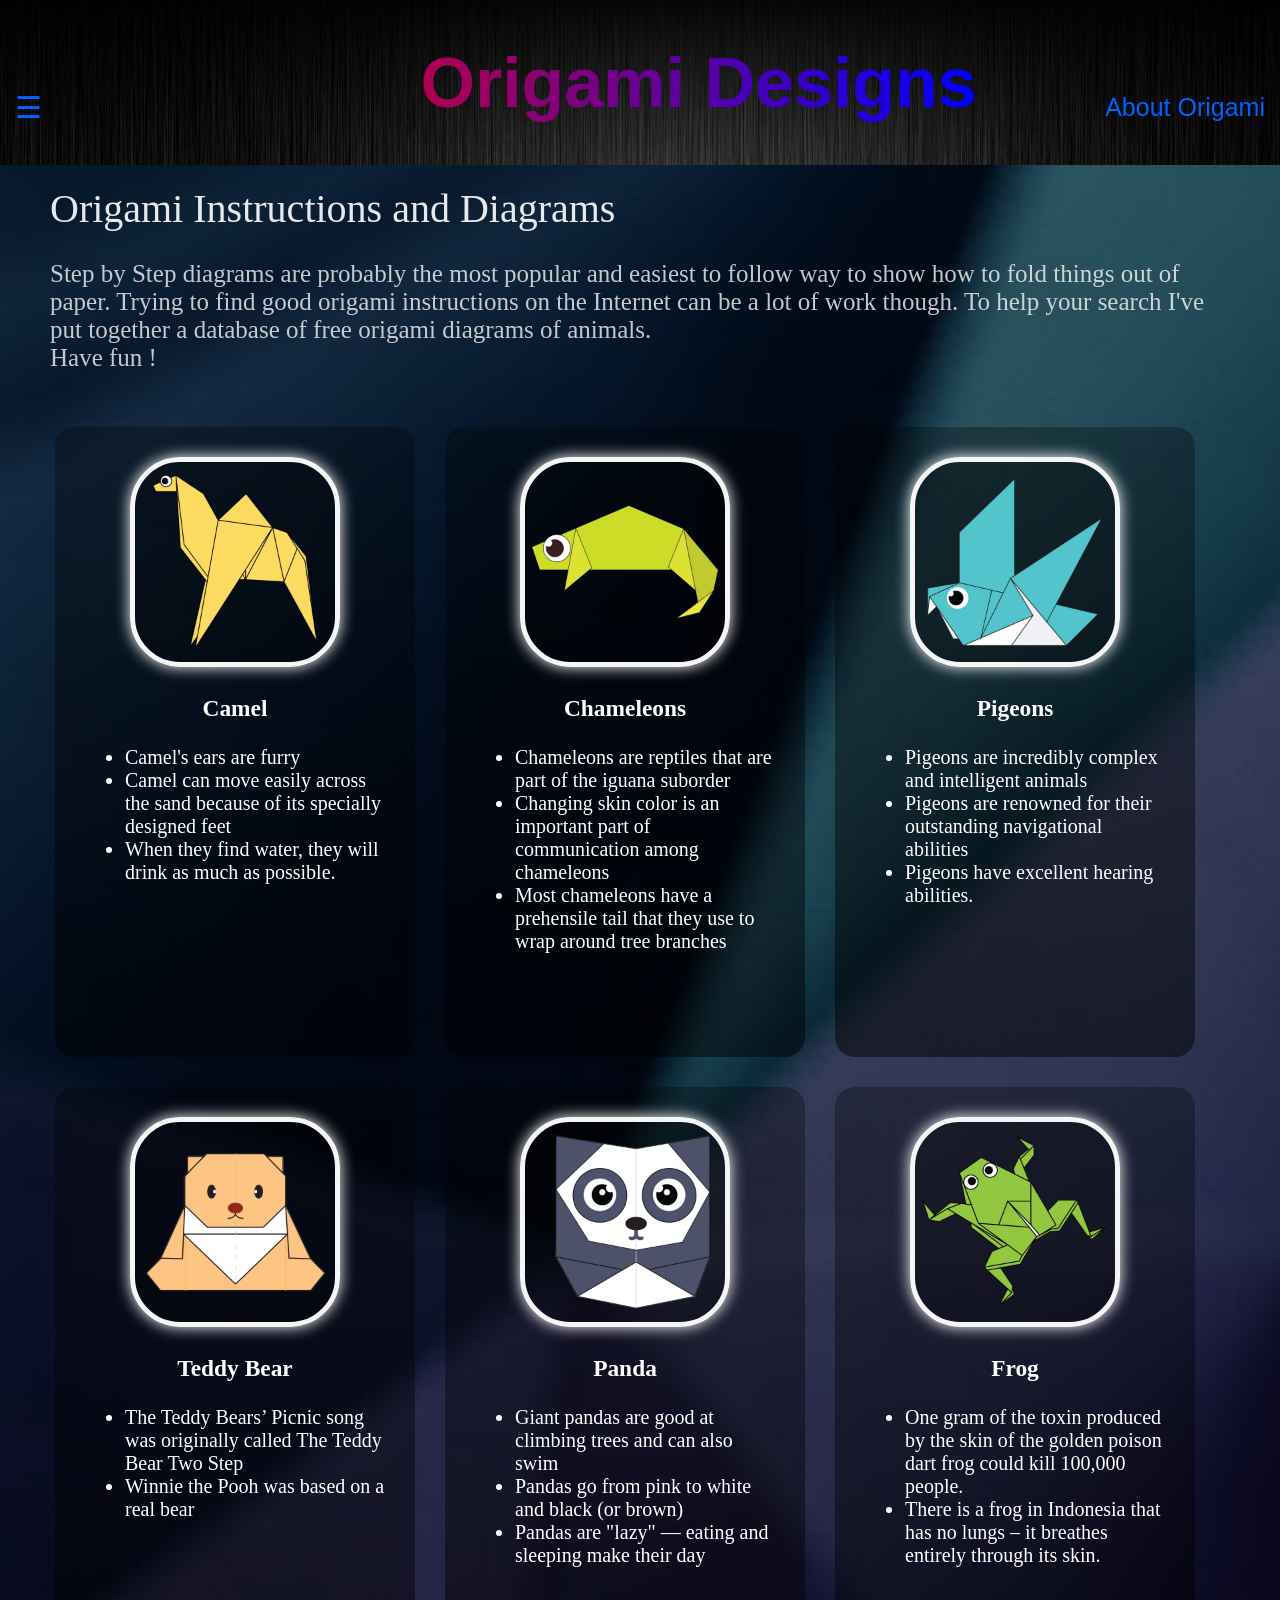
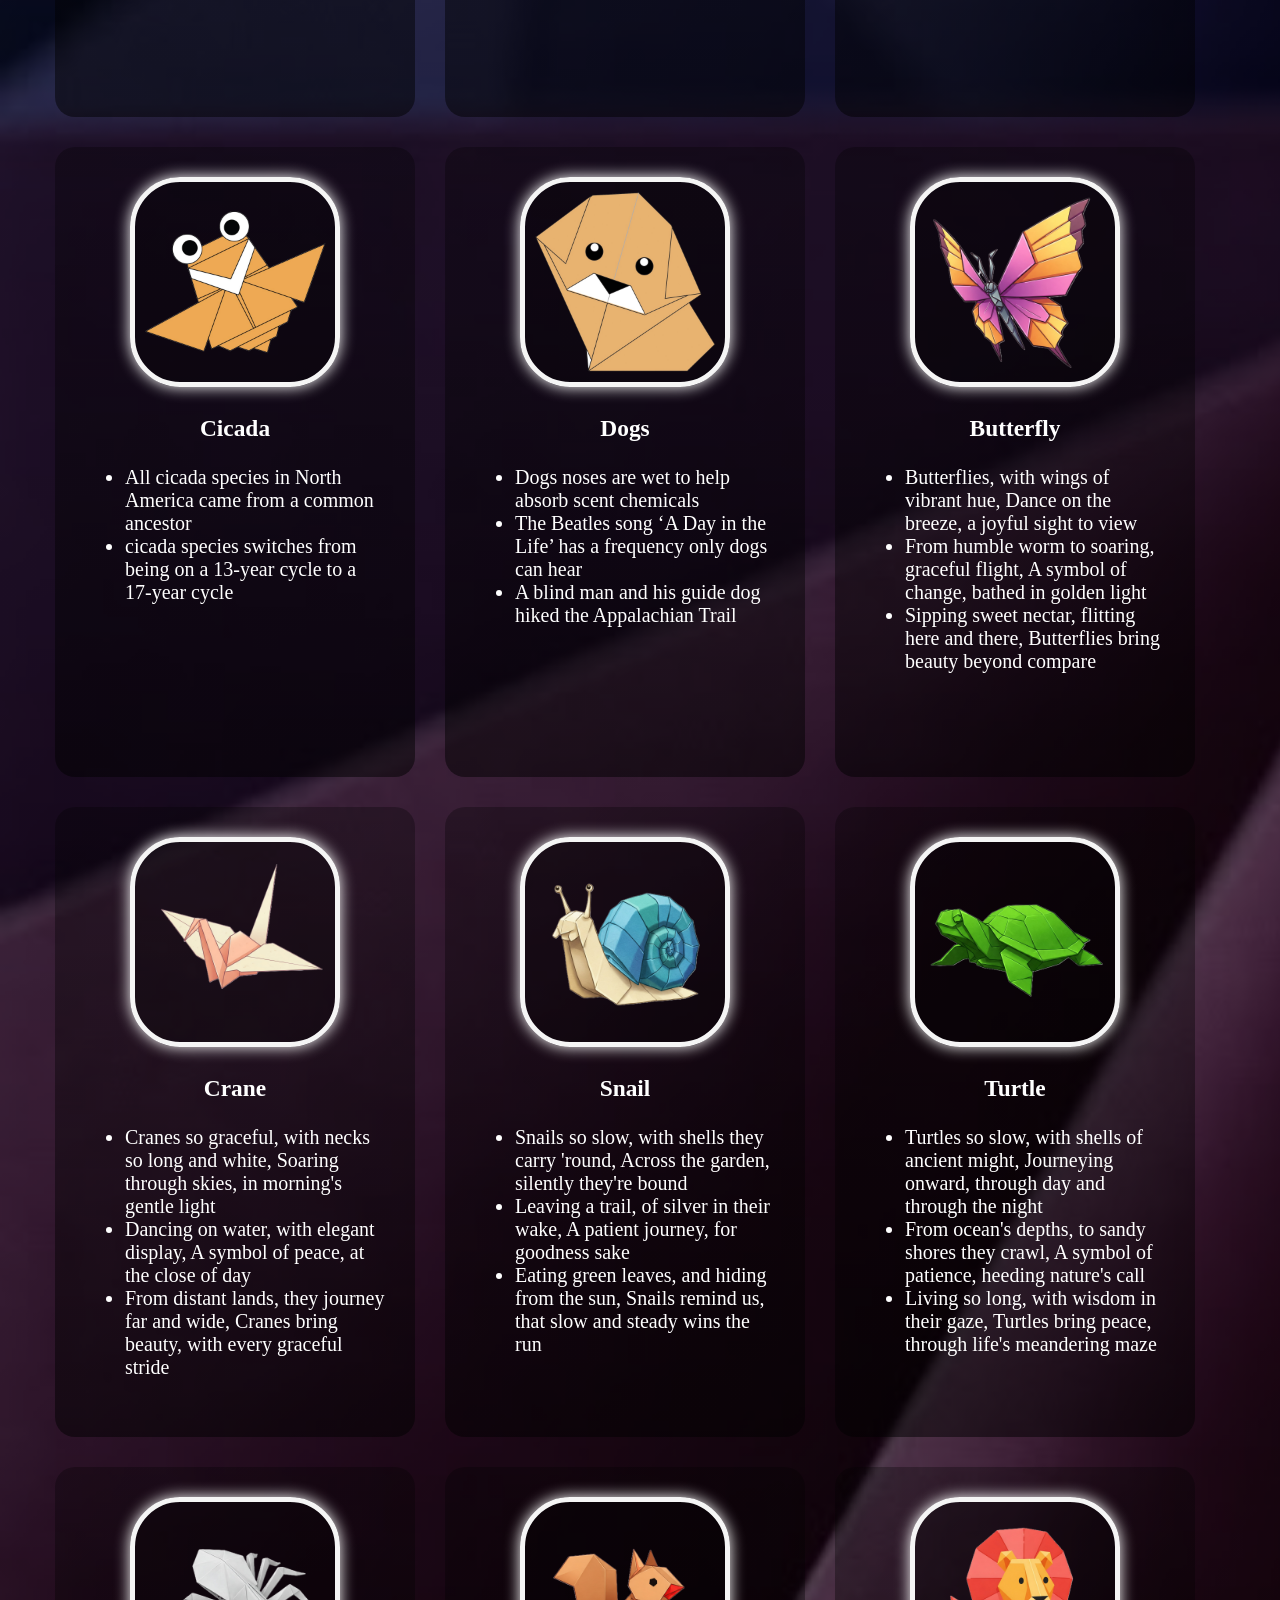
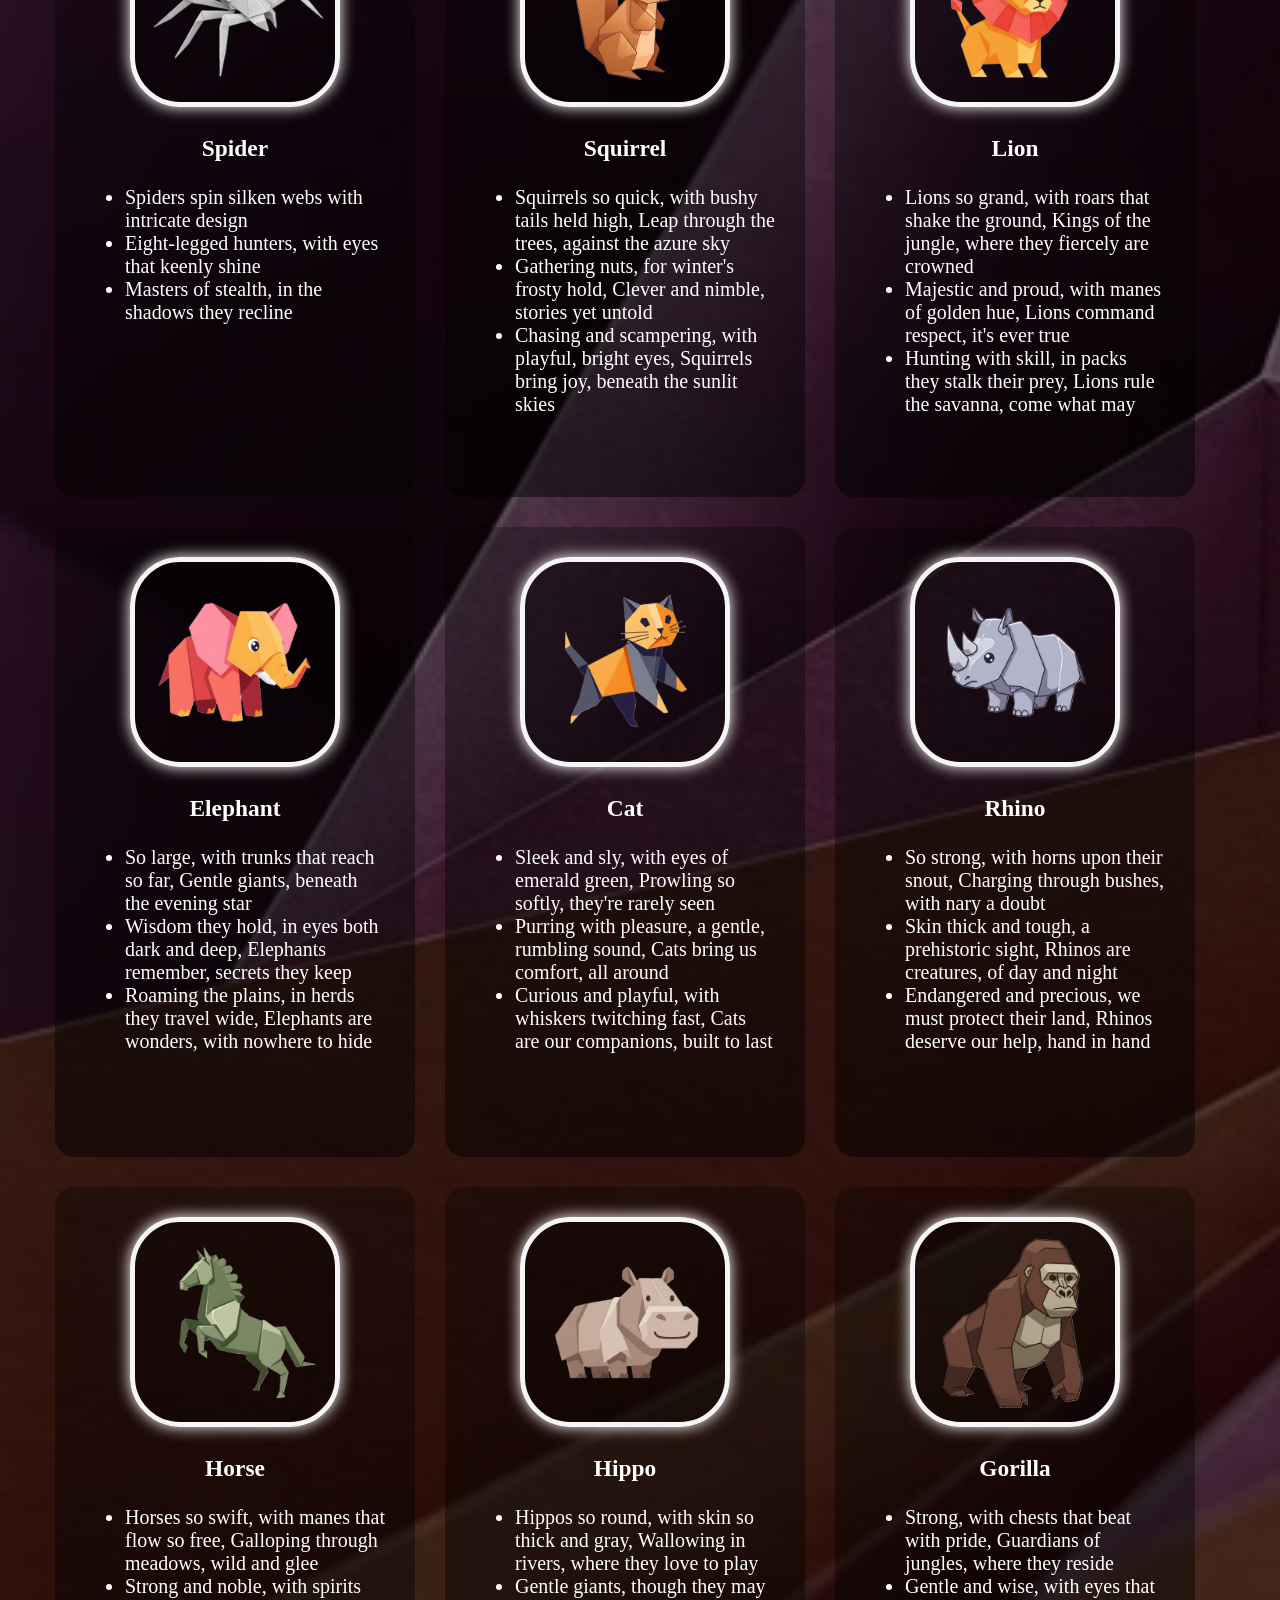
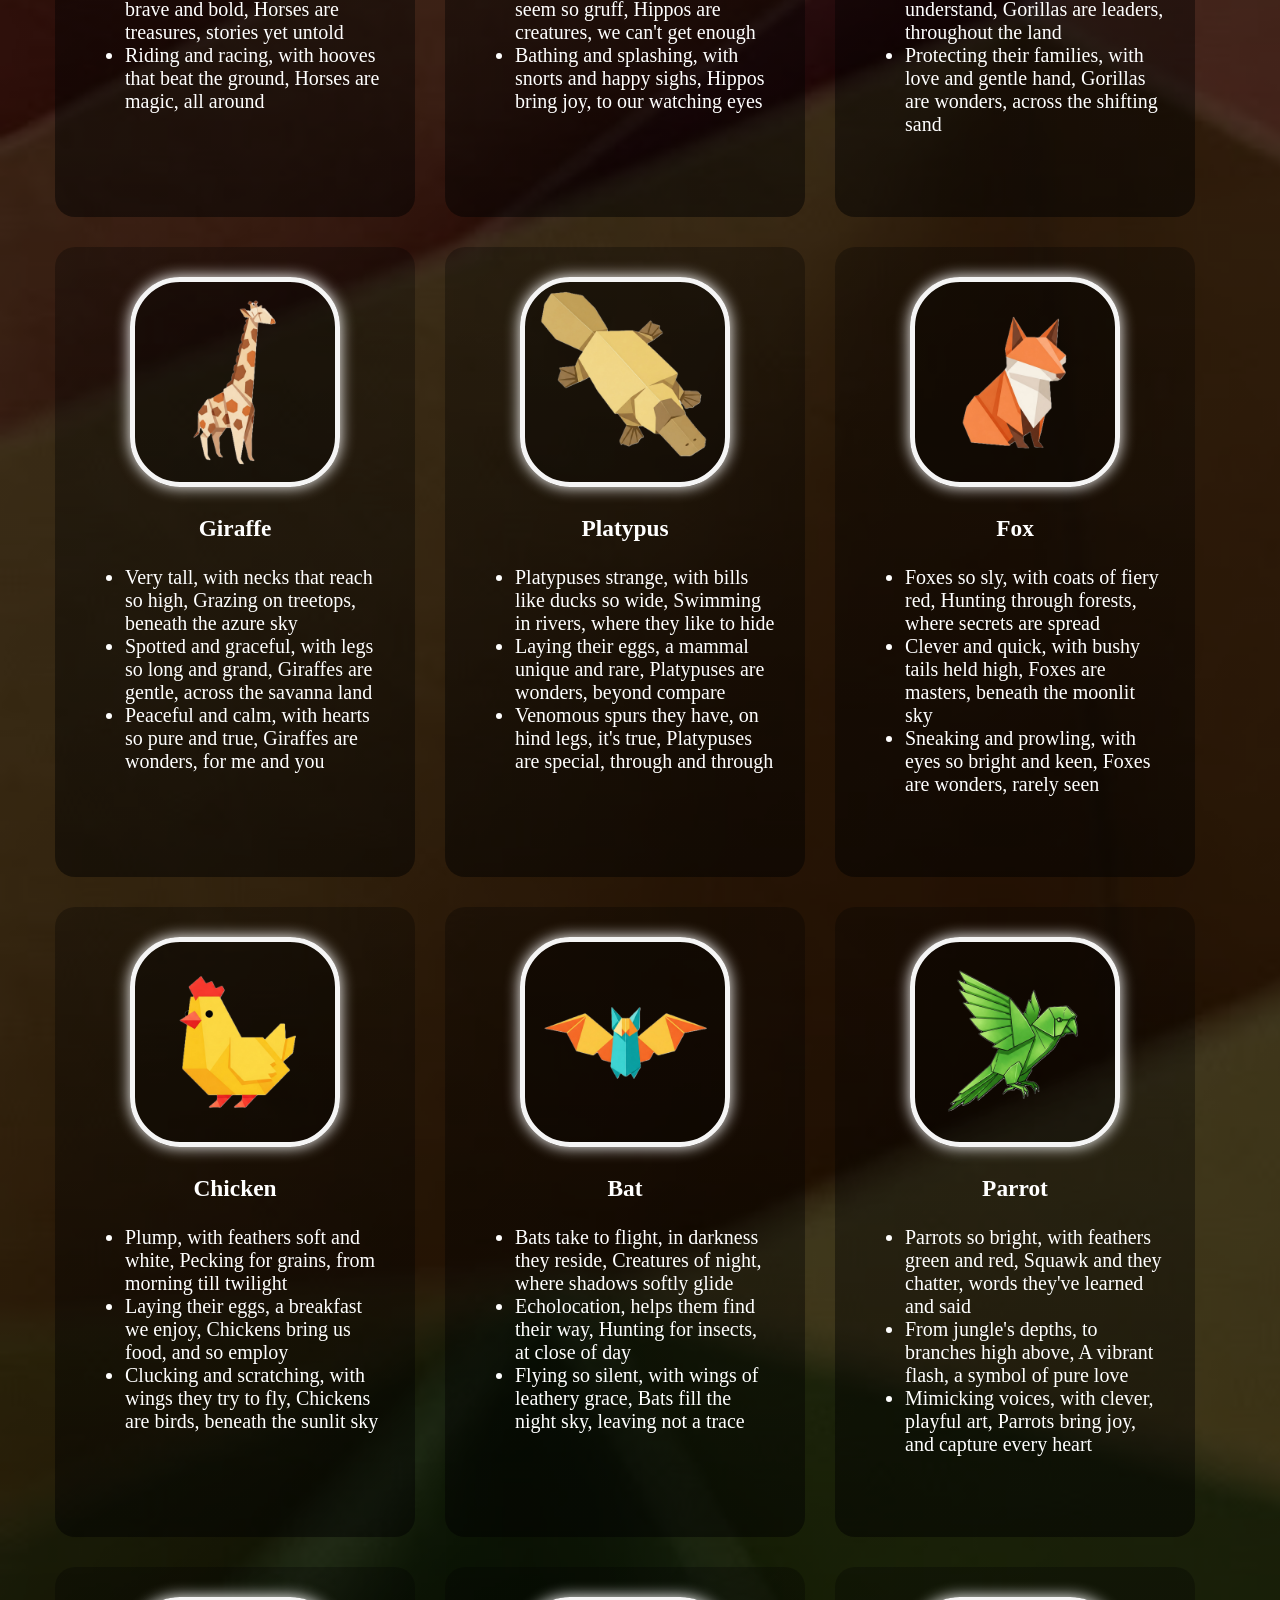
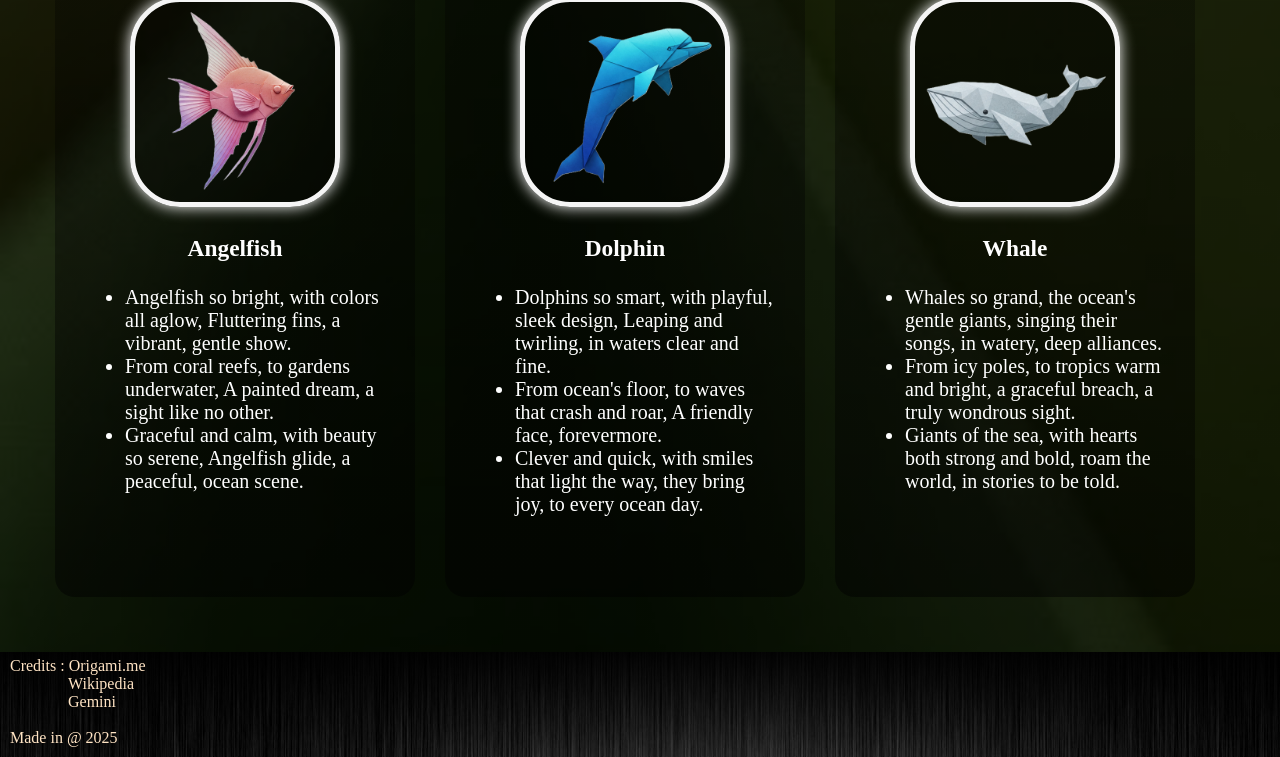
<file: index.html>
<!DOCTYPE html>
<!DOCTYPE html>
<html lang="en">
<head>
    
    <title>Origami Designs</title>
    <link rel="stylesheet" type="text/css" href="styles.css">
</head>
<body>
<div class="header">
    <div class="menu">
        <p>
            <!-- <a href="#">☰</a> -->
            <a href="javascript:void(0);" class="open-btn">☰</a>
        </p>
    <!-- Sidebar (Search Panel) -->
    <div class="sidebar">
        <button class="close-btn">Back</button>
        <input type="text" id="search-box" placeholder="Search for the animal" oninput="searchContent()">
        <ul id="search-results-list"></ul>
    </div>
    <script src="script.js"></script>
        <div class="gradient-text">Origami Designs</div>
        <p>
          <a href="https://en.wikipedia.org/wiki/Origami">About Origami</a>
        </p>
      </div>      
</div>
<div class ="bodyimg">
    <p class="p1">
      Origami Instructions and Diagrams
    </p>
    <p class="p2">
        <br>
    Step by Step diagrams are probably the most popular and easiest to follow way to show how to fold things out of paper. 
    Trying to find good origami instructions on the Internet can be a lot of work though. To help your search I've put
    together a database of free origami diagrams of animals.
    <br>
    Have fun !
    </p>
</div>
<div class ="grid">
    <div class ="origami">
        <center>
        <a href ="https://origami.me/camel/"><img src="camel.png" width="200px" height="200px"></a>
        <h3 tabindex="0"> Camel </h3>
        </center>
        <p>
            <ul>
                <li>Camel's ears are furry</li>
                <li>Camel can move easily across the sand because of its specially designed feet</li>
                <li>When they find water, they will drink as much as possible.</li>            
            </ul>
        </p>
        </div>
    <div class="origami">
        <center>
        <a href="https://origami.me/chameleon/"><img src="chameleon.png" width="200px" height="200px"></a>
        <h3 tabindex="0"> Chameleons </h3>
        </center>
        <p> 
            <ul>
                <li>Chameleons are reptiles that are part of the iguana suborder</li>
                <li>Changing skin color is an important part of communication among chameleons</li>
                <li>Most chameleons have a prehensile tail that they use to wrap around tree branches</li>
            </ul>
        </p>
        </div>
    <div class="origami">
        <center>
        <a href="https://origami.me/pigeon/"><img src="pigeon.png" width="200px" height="200px"></a>
        <h3 tabindex="0"> Pigeons </h3>
        </center>
        <p>
        <ul>
            <li>Pigeons are incredibly complex and intelligent animals</li>
            <li>Pigeons are renowned for their outstanding navigational abilities</li>
            <li>Pigeons have excellent hearing abilities.</li>
        </ul>
        </p>
        </div>
    <div class="origami">
        <center>
        <a href="https://origami.me/teddy-bear/"><img src="teddy.png" width="200px" height="200px"></a>
        <h3 tabindex="0"> Teddy Bear </h3>
        </center>
        <p>
        <ul>
            <li>The Teddy Bears’ Picnic song was originally called The Teddy Bear Two Step</li>
            <li>Winnie the Pooh was based on a real bear</li>
        </ul>
        </p>
        </div>

    
    <div class="origami">
        <center>
            <a href="https://origami.me/panda/"><img src="panda.png" width="200px" height="200px"></a>
            <h3 tabindex="0"> Panda </h3>
        </center>
        <p>
        <ul>
            <li>Giant pandas are good at climbing trees and can also swim</li>
            <li>Pandas go from pink to white and black (or brown)</li>
            <li>Pandas are "lazy" — eating and sleeping make their day</li>
        </ul>
        </p>
    </div>
    <div class="origami">
        <center>
            <a href ="https://origami.me/traditional-frog/"><img src="frog.png" width="200px" height="200px"></a>
            <h3 tabindex="0"> Frog </h3>
        </center>
        <p>
        <ul>
            <li>One gram of the toxin produced by the skin of the golden poison dart frog could kill 100,000 people.</li>
            <li>There is a frog in Indonesia that has no lungs – it breathes entirely through its skin.</li>
    
        </ul>
        </p>
    </div>
    <div class="origami">
        <center>
            <a href="https://origami.me/flying-cicada/"><img src="cicada.png" width="200px" height="200px"></a>
            <h3 tabindex="0"> Cicada </h3>
        </center>
        <p>
        <ul>
            <li>All cicada species in North America came from a common ancestor</li>
            <li>cicada species switches from being on a 13-year cycle to a 17-year cycle</li>
        </ul>
        </p>
    </div>
    <div class="origami">
        <center>
           <a href="https://origami.me/puppy/"><img src="dog.png" width="200px" height="200px"></a>
            <h3 tabindex="0"> Dogs </h3>
        </center>
        <p>
        <ul>
            <li>Dogs noses are wet to help absorb scent chemicals</li>
            <li>The Beatles song ‘A Day in the Life’ has a frequency only dogs can hear</li>
            <li>A blind man and his guide dog hiked the Appalachian Trail</li>
        </ul>
        </p>
    </div>
    <div class="origami">
        <center>
           <a href="https://origami.me/butterfly/"><img src="butterfly.png" width="200px" height="200px"></a>
            <h3 tabindex="0"> Butterfly </h3>
        </center>
        <p>
        <ul>
            <li>Butterflies, with wings of vibrant hue, Dance on the breeze, a joyful sight to view</li>
            <li>From humble worm to soaring, graceful flight, A symbol of change, bathed in golden light</li>
            <li>Sipping sweet nectar, flitting here and there, Butterflies bring beauty beyond compare</li>
        </ul>
        </p>
    </div>
    <div class="origami">
        <center>
           <a href="https://origami.me/crane/"><img src="crane.png" width="200px" height="200px"></a>
            <h3 tabindex="0"> Crane </h3>
        </center>
        <p>
        <ul>
            <li>Cranes so graceful, with necks so long and white,  Soaring through skies, in morning's gentle light</li>
            <li>Dancing on water, with elegant display, A symbol of peace, at the close of day</li>
            <li>From distant lands, they journey far and wide, Cranes bring beauty, with every graceful stride</li>
        </ul>
        </p>
    </div>
    <div class="origami">
        <center>
           <a href="https://origami.me/snail/"><img src="snail.png" width="200px" height="200px"></a>
            <h3 tabindex="0"> Snail </h3>
        </center>
        <p>
        <ul>
            <li>Snails so slow, with shells they carry 'round,  Across the garden, silently they're bound</li>
            <li>Leaving a trail, of silver in their wake,  A patient journey, for goodness sake</li>
            <li>Eating green leaves, and hiding from the sun, Snails remind us, that slow and steady wins the run</li>
        </ul>
        </p>
    </div>
    <div class="origami">
        <center>
           <a href="https://origami.me/turtle/"><img src="turtle.png" width="200px" height="200px"></a>
            <h3 tabindex="0"> Turtle </h3>
        </center>
        <p>
        <ul>
            <li>Turtles so slow, with shells of ancient might,  Journeying onward, through day and through the night</li>
            <li>From ocean's depths, to sandy shores they crawl,  A symbol of patience, heeding nature's call</li>
            <li>Living so long, with wisdom in their gaze, Turtles bring peace, through life's meandering maze</li>
        </ul>
        </p>
    </div>
    <div class="origami">
        <center>
           <a href="https://origami.me/spider/"><img src="spider.png" width="200px" height="200px"></a>
            <h3 tabindex="0"> Spider </h3>
        </center>
        <p>
        <ul>
            <li>Spiders spin silken webs with intricate design</li>
            <li>Eight-legged hunters, with eyes that keenly shine</li>
            <li>Masters of stealth, in the shadows they recline</li>
        </ul>
        </p>
    </div>
    <div class="origami">
        <center>
           <a href="https://origami.me/squirrel/"><img src="squirrel.png" width="200px" height="200px"></a>
            <h3 tabindex="0"> Squirrel </h3>
        </center>
        <p>
        <ul>
            <li>Squirrels so quick, with bushy tails held high, Leap through the trees, against the azure sky</li>
            <li>Gathering nuts, for winter's frosty hold, Clever and nimble, stories yet untold</li>
            <li>Chasing and scampering, with playful, bright eyes, Squirrels bring joy, beneath the sunlit skies</li>
        </ul>
        </p>
    </div>
    <div class="origami">
        <center>
           <a href="https://origami.me/lion/"><img src="lion.png" width="200px" height="200px"></a>
            <h3 tabindex="0"> Lion </h3>
        </center>
        <p>
        <ul>
            <li>Lions so grand, with roars that shake the ground, Kings of the jungle, where they fiercely are crowned</li>
            <li>Majestic and proud, with manes of golden hue, Lions command respect, it's ever true</li>
            <li>Hunting with skill, in packs they stalk their prey, Lions rule the savanna, come what may</li>
        </ul>
        </p>
    </div>
    <div class="origami">
        <center>
           <a href="https://origami.me/elephant/"><img src="elephant.png" width="200px" height="200px"></a>
            <h3 tabindex="0"> Elephant </h3>
        </center>
        <p>
        <ul>
            <li>So large, with trunks that reach so far, Gentle giants, beneath the evening star</li>
            <li>Wisdom they hold, in eyes both dark and deep, Elephants remember, secrets they keep</li>
            <li>Roaming the plains, in herds they travel wide, Elephants are wonders, with nowhere to hide</li>
        </ul>
        </p>
    </div>
    <div class="origami">
        <center>
           <a href="https://origami.me/cat/"><img src="cat.png" width="200px" height="200px"></a>
            <h3 tabindex="0"> Cat </h3>
        </center>
        <p>
        <ul>
            <li>Sleek and sly, with eyes of emerald green, Prowling so softly, they're rarely seen</li>
            <li>Purring with pleasure, a gentle, rumbling sound, Cats bring us comfort, all around</li>
            <li>Curious and playful, with whiskers twitching fast, Cats are our companions, built to last</li>
        </ul>
        </p>
    </div>
    <div class="origami">
        <center>
           <a href="https://origami.me/rhino/"><img src="rhino.png" width="200px" height="200px"></a>
            <h3 tabindex="0"> Rhino </h3>
        </center>
        <p>
        <ul>
            <li>So strong, with horns upon their snout, Charging through bushes, with nary a doubt</li>
            <li>Skin thick and tough, a prehistoric sight, Rhinos are creatures, of day and night</li>
            <li>Endangered and precious, we must protect their land, Rhinos deserve our help, hand in hand</li>
        </ul>
        </p>
    </div>
    <div class="origami">
        <center>
           <a href="https://origami.me/horse/"><img src="horse.png" width="200px" height="200px"></a>
            <h3 tabindex="0"> Horse </h3>
        </center>
        <p>
        <ul>
            <li>Horses so swift, with manes that flow so free, Galloping through meadows, wild and glee</li>
            <li>Strong and noble, with spirits brave and bold, Horses are treasures, stories yet untold</li>
            <li>Riding and racing, with hooves that beat the ground, Horses are magic, all around</li>
        </ul>
        </p>
    </div>
    <div class="origami">
        <center>
           <a href="https://origami.me/hippo/"><img src="hippo.png" width="200px" height="200px"></a>
            <h3 tabindex="0"> Hippo </h3>
        </center>
        <p>
        <ul>
            <li>Hippos so round, with skin so thick and gray, Wallowing in rivers, where they love to play</li>
            <li>Gentle giants, though they may seem so gruff, Hippos are creatures, we can't get enough</li>
            <li>Bathing and splashing, with snorts and happy sighs, Hippos bring joy, to our watching eyes</li>
        </ul>
        </p>
    </div>
    <div class="origami">
        <center>
           <a href="https://origami.me/gorilla/"><img src="gorilla.png" width="200px" height="200px"></a>
            <h3 tabindex="0"> Gorilla </h3>
        </center>
        <p>
        <ul>
            <li>Strong, with chests that beat with pride, Guardians of jungles, where they reside</li>
            <li>Gentle and wise, with eyes that understand, Gorillas are leaders, throughout the land</li>
            <li>Protecting their families, with love and gentle hand, Gorillas are wonders, across the shifting sand</li>
        </ul>
        </p>
    </div>
    <div class="origami">
        <center>
           <a href="https://origami.me/giraffe/"><img src="giraffe.png" width="200px" height="200px"></a>
            <h3 tabindex="0"> Giraffe </h3>
        </center>
        <p>
        <ul>
            <li>Very tall, with necks that reach so high, Grazing on treetops, beneath the azure sky</li>
            <li>Spotted and graceful, with legs so long and grand, Giraffes are gentle, across the savanna land</li>
            <li>Peaceful and calm, with hearts so pure and true, Giraffes are wonders, for me and you</li>
        </ul>
        </p>
    </div>
    <div class="origami">
        <center>
           <a href="https://origami.me/platypus/"><img src="platypus.png" width="200px" height="200px"></a>
            <h3 tabindex="0"> Platypus </h3>
        </center>
        <p>
        <ul>
            <li>Platypuses strange, with bills like ducks so wide, Swimming in rivers, where they like to hide</li>
            <li>Laying their eggs, a mammal unique and rare, Platypuses are wonders, beyond compare</li>
            <li>Venomous spurs they have, on hind legs, it's true, Platypuses are special, through and through</li>
        </ul>
        </p>
    </div>
    <div class="origami">
        <center>
           <a href="https://origami.me/fox/"><img src="fox.png" width="200px" height="200px"></a>
            <h3 tabindex="0"> Fox </h3>
        </center>
        <p>
        <ul>
            <li>Foxes so sly, with coats of fiery red, Hunting through forests, where secrets are spread</li>
            <li>Clever and quick, with bushy tails held high, Foxes are masters, beneath the moonlit sky</li>
            <li>Sneaking and prowling, with eyes so bright and keen, Foxes are wonders, rarely seen</li>
        </ul>
        </p>
    </div>
    <div class="origami">
        <center>
           <a href="https://origami.me/chicken/"><img src="chicken.png" width="200px" height="200px"></a>
            <h3 tabindex="0"> Chicken </h3>
        </center>
        <p>
        <ul>
            <li>Plump, with feathers soft and white, Pecking for grains, from morning till twilight</li>
            <li>Laying their eggs, a breakfast we enjoy, Chickens bring us food, and so employ</li>
            <li>Clucking and scratching, with wings they try to fly, Chickens are birds, beneath the sunlit sky</li>
        </ul>
        </p>
    </div>
    <div class="origami">
        <center>
           <a href="https://origami.me/bat/"><img src="bat.png" width="200px" height="200px"></a>
            <h3 tabindex="0"> Bat </h3>
        </center>
        <p>
        <ul>
            <li>Bats take to flight, in darkness they reside, Creatures of night, where shadows softly glide</li>
            <li>Echolocation, helps them find their way, Hunting for insects, at close of day</li>
            <li>Flying so silent, with wings of leathery grace, Bats fill the night sky, leaving not a trace</li>
        </ul>
        </p>
    </div>
    <div class="origami">
        <center>
           <a href="https://origami.me/parrot/"><img src="parrot.png" width="200px" height="200px"></a>
            <h3 tabindex="0"> Parrot </h3>
        </center>
        <p>
        <ul>
            <li>Parrots so bright, with feathers green and red, Squawk and they chatter, words they've learned and said</li>
            <li>From jungle's depths, to branches high above,  A vibrant flash, a symbol of pure love</li>
            <li>Mimicking voices, with clever, playful art, Parrots bring joy, and capture every heart</li>
        </ul>
        </p>
    </div>
    <div class="origami">
        <center>
           <a href="https://origami.me/angelfish/"><img src="angelfish.png" width="200px" height="200px"></a>
            <h3 tabindex="0"> Angelfish </h3>
        </center>
        <p>
        <ul>
            <li>Angelfish so bright, with colors all aglow, Fluttering fins, a vibrant, gentle show.</li>
            <li>From coral reefs, to gardens underwater, A painted dream, a sight like no other.</li>
            <li>Graceful and calm, with beauty so serene, Angelfish glide, a peaceful, ocean scene.</li>
        </ul>
        </p>
    </div>
    <div class="origami">
        <center>
           <a href="https://origami.me/dolphin/"><img src="dolphin.png" width="200px" height="200px"></a>
            <h3 tabindex="0"> Dolphin </h3>
        </center>
        <p>
        <ul>
            <li>Dolphins so smart, with playful, sleek design, Leaping and twirling, in waters clear and fine.</li>
            <li>From ocean's floor, to waves that crash and roar, A friendly face, forevermore.</li>
            <li>Clever and quick, with smiles that light the way, they bring joy, to every ocean day.</li>
        </ul>
        </p>
    </div>
    <div class="origami">
        <center>
           <a href="https://origami.me/whale/"><img src="whale.png" width="200px" height="200px"></a>
            <h3 tabindex="0"> Whale </h3>
        </center>
        <p>
        <ul>
            <li>Whales so grand, the ocean's gentle giants, singing their songs, in watery, deep alliances.</li>
            <li>From icy poles, to tropics warm and bright, a graceful breach, a truly wondrous sight.</li>
            <li>Giants of the sea, with hearts both strong and bold, roam the world, in stories to be told.</li>
        </ul>
        </p>
    </div>
</div>
<div class="footer">
        Credits : Origami.me<br><span class="spaced-line">Wikipedia</span><br><span class="spaced-line">Gemini</span>
        <br>
        <br>
        Made in @ 2025
</div>
</body>
</html>
</file>
<file: styles.css>
/* The menu container */
.menu {
    display: flex;
    justify-content: space-between;
    align-items: center;
    background-image: linear-gradient(to bottom,rgb(0, 0, 0,0.9), rgba(0, 0, 0, 0.1)),url("main2.jpg");
    background-size: cover;
    background-position: center;
    padding: 15px;
    font-family: sans-serif;
    color: white; /* Text color for the subtext links */
    position: relative;
    height: 15vh; /* Set the container height */
  }
  
  /* Gradient text effect */
  .gradient-text {
    font-size: 70px; /* Text size for the main title */
    font-weight: bold;
    padding-left: 250px;
    background: linear-gradient(90deg, red, blue, green); /* Gradient colors */
    background-size: 200% 100%; /* Makes the gradient larger than the text */
    color: transparent; /* Make the text transparent to show the gradient */
    background-clip: text; /* Clips the gradient to the text */
    -webkit-background-clip: text; /* Needed for Safari */
    animation: gradientAnimation 2s infinite alternate; /* Animation to move the gradient */
  }
  
  /* Animation for the gradient text movement */
  @keyframes gradientAnimation {
    0% {
      background-position: -230% 0; /* Start from the left */
    }
    50% {
      background-position: -165% 0;
    }
    100% {
      background-position: -100% 0; /* End at the right, then reverse */
    }
  }
  
  /* Styling for the paragraph (subtext) */
  .menu p {
    padding-top: 50px;
    font-size: 25px;
    margin: 0;
  }
  
  .menu p a {
    color: rgb(0, 98, 255); /* Color for the subtext link */
    text-decoration: none;
  }
  
  .menu p a:hover {
    color: rgb(0, 170, 255);
    text-decoration: underline; /* Underline effect when hovered */
  }
  
body{
    margin: 0px;
    font-size: 30px;
    background-image: linear-gradient(to bottom,rgb(0, 0, 0,0.5), rgba(0, 0, 0, 0.7)),url("origami_bg.jpg");
    background-size: cover;
    
}

.bodyimg .p1 {
  padding-left: 50px;
  font-size: 40px;
  padding-top: 20px;
  color: rgba(255, 255, 255, 0.9);
  margin: 0;
}

.bodyimg .p2 {
  padding-left: 50px;
  padding-right: 50px;
  font-size: 25px;
  color: rgba(245, 245, 245, 0.8);
  margin: 0;
}


.grid{
    display: flex;
    flex-wrap: wrap;
    margin: 40px;
    font-family: sans-serif;
    
}
.grid img{
    border: 2px solid #000000;
    border-radius: 50px;
    border: 5px solid whitesmoke;
    box-shadow: 0 0 15px white;
    background-color: rgb(0, 0, 0,0.3);
    z-index: 0;
}
.origami {
    border-radius: 20px;
    background: linear-gradient(to bottom,rgb(0, 0, 0,0.3), rgba(0, 0, 0, 0.5));
    padding: 30px;
    margin: 15px;
    width: 300px;
    height: 570px;
    font-size: 20px;
    font-family: Georgia, 'Times New Roman', Times, serif;
    color: white;
    transition: transform 0.3s ease-in-out;
    z-index: 1;
}
.origami:hover{
    transform: scale(1.05);
    background-color: rgba(255, 255, 255, 0.3);
    box-shadow: 0 0 15px rgba(255, 255, 255, 0.1);
}
.origami:hover .grid img {
  clip-path: inset(0 0 0 0);
}

.footer {
    height: 100px;
    font-size: 16px;
    padding-left: 10px;
    padding-top: 5px;
    background-image: linear-gradient(to bottom,rgb(0, 0, 0,0.9), rgba(0, 0, 0, 0.1)),url("main2.jpg");
    background-size: cover;
    color: bisque;
}

.footer br {
  display: block;
  margin-top: 20px; /* Adds space between the lines */
}

.spaced-line {
  display: inline-block; /* Keeps "you" inline but still allows spacing */
  margin-left: 58px; /* Adds space before "you" to align vertically with "thank" */
}

/* Sidebar Styles */
.sidebar {
  position: fixed;
  top: 0;
  left: -350px; /* Initially hide the sidebar off-screen */
  width: 310px; /* Set the desired width of the sidebar */
  height: 100%;
  background-color: rgba(0, 0, 0, 0.85);
  color: white;
  padding: 20px;
  transition: left 0.3s ease; /* Smooth transition for sliding */
  z-index: 1000;
}

/* When the sidebar is open */
.sidebar.open {
  left: 0; /* Move sidebar into view */
}


/* Back Button */
.close-btn {
  background-color: #ff6f61;
  border: none;
  border-radius: 50px;
  color: white;
  padding: 5px 12px;
  font-size: 16px;
  cursor: pointer;
  margin-bottom: 20px;
}

.close-btn:hover {
  background-color: rgb(255, 57, 57,0.7);
}

/* Search box */
#search-box{
  height: 25px;
  width: 220px;
  border-radius: 10px;
  padding-left: 10px;
}

/* Search Results */
#search-results-list {
  list-style-type: none;
  padding-left: 0;
}

#search-results-list li {
  cursor: pointer;
  padding: 5px;
  border-bottom: 1px solid #fff;
}

#search-results-list li:hover {
  background-color: rgba(255, 255, 255, 0.2);
}

/* Highlight */
.highlight {
  background-color: yellow;
  font-weight: bold;
  color: black;
}

/* Grid Styles */
.grid .origami h3 {
  outline: none;  /* To prevent any default focus outline */
}

.grid .origami:focus-within {
  border: 3px solid #ff0;  /* Example: Add a yellow border to emphasize focus */
}

/* Open Button */
.open-btn {
  background: none;           /* Remove background */
  border: none;               /* Remove any borders */
  color: inherit;             /* Inherit color from parent */
  text-decoration: none;      /* Remove the underline */
  outline: none;              /* Remove the focus outline */
  font-size: 30px;            /* Adjust the font size as needed */
  cursor: pointer;           /* Make it look like a clickable button */
}

/* Optional: You can style it to have a custom color when hovered */
.open-btn:hover {
  color: #333;                /* Change color on hover */
}
</file>
